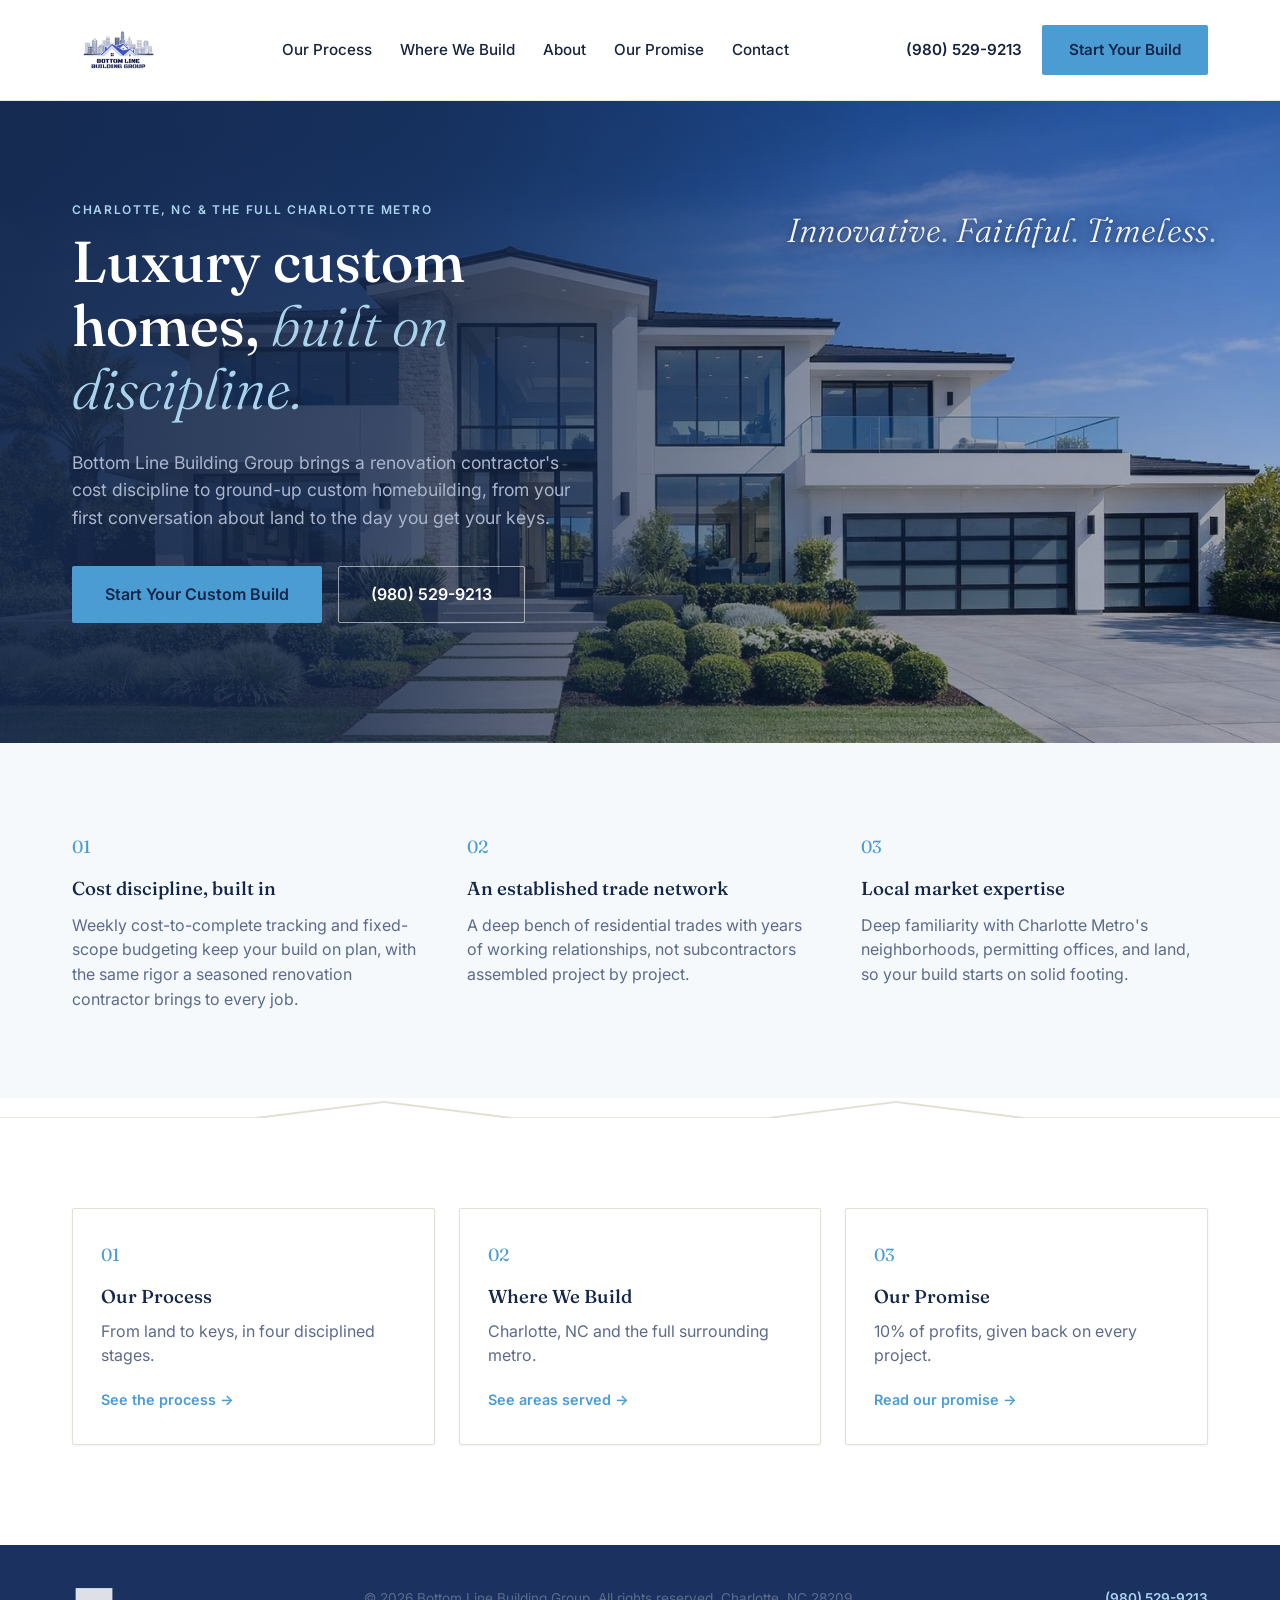
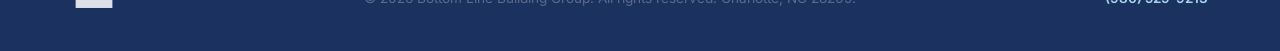
<file: index.html>
<!DOCTYPE html>
<html lang="en">
<head>
<meta charset="UTF-8">
<meta name="viewport" content="width=device-width, initial-scale=1.0">
<title>Bottom Line Building Group | Luxury Custom Home Builder, Charlotte Metro</title>
<meta name="description" content="Bottom Line Building Group builds luxury custom homes across Charlotte Metro, based in Charlotte, NC. Start your custom build today.">
<link rel="canonical" href="https://bottomlinebuildinggroup.com/">

<meta property="og:title" content="Bottom Line Building Group | Luxury Custom Home Builder, Charlotte Metro">
<meta property="og:description" content="Bottom Line Building Group builds luxury custom homes across Charlotte Metro, based in Charlotte, NC. Start your custom build today.">
<meta property="og:type" content="website">
<meta property="og:url" content="https://bottomlinebuildinggroup.com/">
<meta property="og:image" content="https://bottomlinebuildinggroup.com/assets/BLBG_Larger_Logo.png">

<link rel="icon" href="assets/BLBG_Logo.png" type="image/png">

<link rel="preconnect" href="https://fonts.googleapis.com">
<link rel="preconnect" href="https://fonts.gstatic.com" crossorigin>
<link href="https://fonts.googleapis.com/css2?family=Fraunces:ital,opsz,wght@0,9..144,300;0,9..144,500;0,9..144,600;1,9..144,400&family=Inter:wght@400;500;600&display=swap" rel="stylesheet">

<link rel="stylesheet" href="styles.css">

<script type="application/ld+json">
{
  "@context": "https://schema.org",
  "@type": "HomeAndConstructionBusiness",
  "name": "Bottom Line Building Group",
  "telephone": "+1-980-529-9213",
  "email": "jeremy@bottomlinebuildinggroup.com",
  "url": "https://bottomlinebuildinggroup.com/",
  "image": "https://bottomlinebuildinggroup.com/assets/BLBG_Larger_Logo.png",
  "description": "Luxury ground-up custom home builder based in Charlotte, NC, serving the full Charlotte Metro area including Lake Norman, Lake Wylie, Charlotte infill neighborhoods, suburban areas, and South Carolina communities.",
  "areaServed": [
    {"@type": "Place", "name": "Charlotte Metro, NC"},
    {"@type": "Place", "name": "Lake Norman, NC"},
    {"@type": "Place", "name": "Lake Wylie, SC"},
    {"@type": "Place", "name": "Fort Mill, SC"},
    {"@type": "Place", "name": "Rock Hill, SC"}
  ],
  "address": {
    "@type": "PostalAddress",
    "addressLocality": "Charlotte",
    "addressRegion": "NC",
    "postalCode": "28209",
    "addressCountry": "US"
  }
}
</script>
</head>
<body>
<a class="skip-link" href="#main">Skip to content</a>

<header class="site-header">
  <div class="header-inner">
    <a href="index.html" class="brand">
      <img src="assets/BLBG_Logo.png" alt="Bottom Line Building Group" class="brand-mark">
    </a>
    <nav class="site-nav" aria-label="Primary">
      <a href="our-process.html">Our Process</a>
      <a href="where-we-build.html">Where We Build</a>
      <a href="about.html">About</a>
      <a href="our-promise.html">Our Promise</a>
      <a href="contact.html">Contact</a>
    </nav>
    <div class="header-cta">
      <a href="tel:+19805299213" class="phone-link">(980) 529-9213</a>
      <a href="contact.html" class="btn btn-primary">Start Your Build</a>
    </div>
    <button class="nav-toggle" aria-label="Open menu" aria-expanded="false">
      <span></span><span></span><span></span>
    </button>
  </div>
</header>

<main id="main">
  <section class="hero">
    <div class="hero-graphic" aria-hidden="true">
      <img src="assets/hero-home.jpg" alt="" class="hero-photo">
      <div class="hero-overlay"></div>
      <p class="hero-slogan">Innovative<span>.</span> Faithful<span>.</span> Timeless<span>.</span></p>
    </div>
    <div class="hero-content">
      <p class="eyebrow">Charlotte, NC &amp; the Full Charlotte Metro</p>
      <h1>Luxury custom homes, <em>built on discipline.</em></h1>
      <p class="hero-sub">Bottom Line Building Group brings a renovation contractor's cost discipline to ground-up custom homebuilding, from your first conversation about land to the day you get your keys.</p>
      <div class="hero-actions">
        <a href="contact.html" class="btn btn-primary btn-lg">Start Your Custom Build</a>
        <a href="tel:+19805299213" class="btn btn-ghost btn-lg">(980) 529-9213</a>
      </div>
    </div>
  </section>
  <section class="pillars">
    <div class="section-inner">
      <div class="pillar">
        <span class="pillar-mark">01</span>
        <h3>Cost discipline, built in</h3>
        <p>Weekly cost-to-complete tracking and fixed-scope budgeting keep your build on plan, with the same rigor a seasoned renovation contractor brings to every job.</p>
      </div>
      <div class="pillar">
        <span class="pillar-mark">02</span>
        <h3>An established trade network</h3>
        <p>A deep bench of residential trades with years of working relationships, not subcontractors assembled project by project.</p>
      </div>
      <div class="pillar">
        <span class="pillar-mark">03</span>
        <h3>Local market expertise</h3>
        <p>Deep familiarity with Charlotte Metro's neighborhoods, permitting offices, and land, so your build starts on solid footing.</p>
      </div>
    </div>
  </section>
<div class="roofline-divider" aria-hidden="true"><svg viewBox="0 0 200 20" preserveAspectRatio="none"><polyline points="0,20 40,20 60,4 80,20 120,20 140,4 160,20 200,20" fill="none" stroke="currentColor" stroke-width="1.5"/></svg></div>  <section class="teasers">
    <div class="section-inner teasers-grid">
      <a href="our-process.html" class="teaser-card">
        <span class="pillar-mark">01</span>
        <h3>Our Process</h3>
        <p>From land to keys, in four disciplined stages.</p>
        <span class="teaser-link">See the process &rarr;</span>
      </a>
      <a href="where-we-build.html" class="teaser-card">
        <span class="pillar-mark">02</span>
        <h3>Where We Build</h3>
        <p>Charlotte, NC and the full surrounding metro.</p>
        <span class="teaser-link">See areas served &rarr;</span>
      </a>
      <a href="our-promise.html" class="teaser-card">
        <span class="pillar-mark">03</span>
        <h3>Our Promise</h3>
        <p>10% of profits, given back on every project.</p>
        <span class="teaser-link">Read our promise &rarr;</span>
      </a>
    </div>
  </section>
</main>

<footer class="site-footer">
  <div class="section-inner footer-inner">
    <img src="assets/BLBG_Logo.png" alt="Bottom Line Building Group" class="footer-mark">
    <p>&copy; <span id="year"></span> Bottom Line Building Group. All rights reserved. Charlotte, NC 28209.</p>
    <a href="tel:+19805299213">(980) 529-9213</a>
  </div>
</footer>

<script>
  document.getElementById('year').textContent = new Date().getFullYear();
  const toggle = document.querySelector('.nav-toggle');
  const nav = document.querySelector('.site-nav');
  toggle.addEventListener('click', () => {
    const open = nav.classList.toggle('open');
    toggle.setAttribute('aria-expanded', open);
  });
  const header = document.querySelector('.site-header');
  window.addEventListener('scroll', () => {
    header.classList.toggle('scrolled', window.scrollY > 8);
  }, { passive: true });
</script>

</body>
</html>
</file>
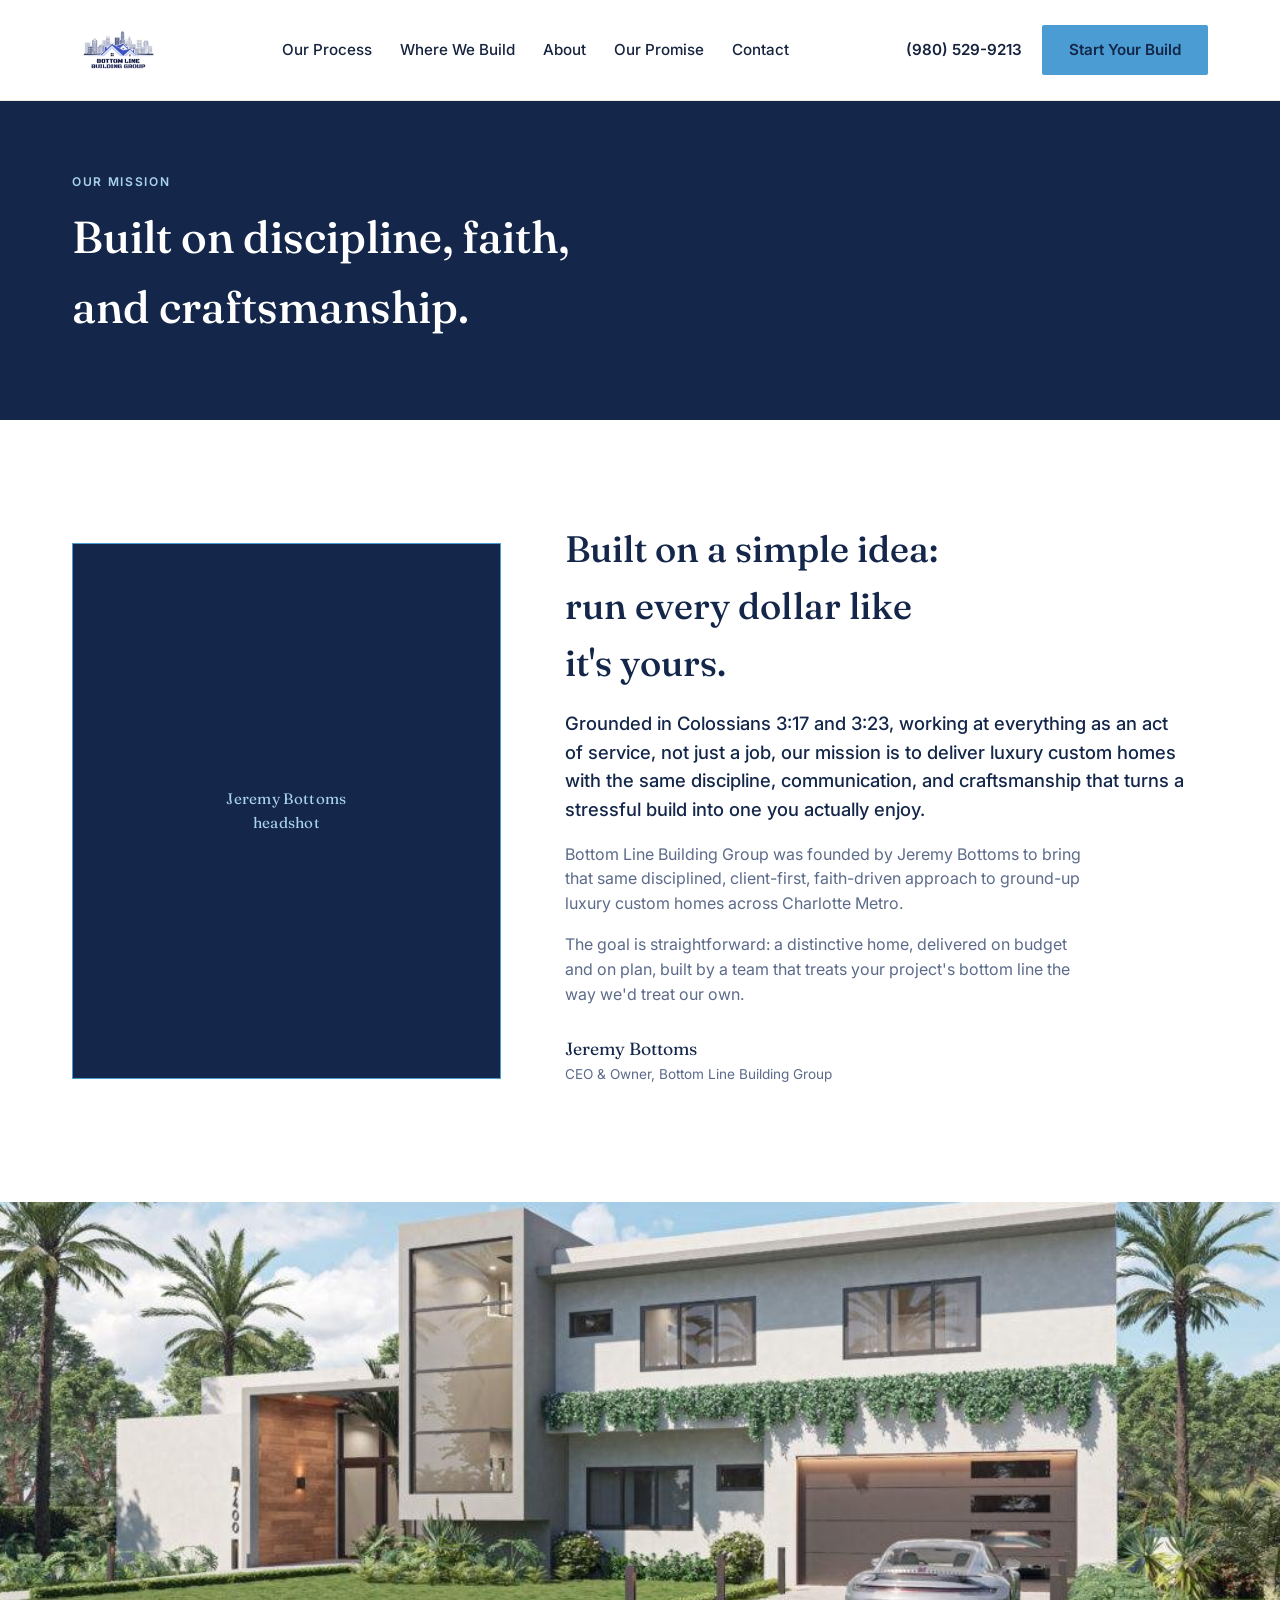
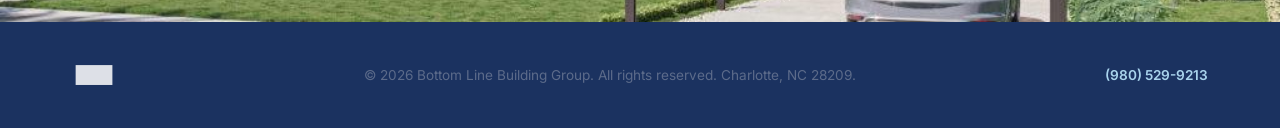
<file: about.html>
<!DOCTYPE html>
<html lang="en">
<head>
<meta charset="UTF-8">
<meta name="viewport" content="width=device-width, initial-scale=1.0">
<title>About Us | Bottom Line Building Group</title>
<meta name="description" content="Meet Jeremy Bottoms, CEO and owner of Bottom Line Building Group, and learn the mission behind Charlotte Metro's disciplined luxury custom home builder.">
<link rel="canonical" href="https://bottomlinebuildinggroup.com/about.html">

<meta property="og:title" content="About Us | Bottom Line Building Group">
<meta property="og:description" content="Meet Jeremy Bottoms, CEO and owner of Bottom Line Building Group, and learn the mission behind Charlotte Metro's disciplined luxury custom home builder.">
<meta property="og:type" content="website">
<meta property="og:url" content="https://bottomlinebuildinggroup.com/about.html">
<meta property="og:image" content="https://bottomlinebuildinggroup.com/assets/BLBG_Larger_Logo.png">

<link rel="icon" href="assets/BLBG_Logo.png" type="image/png">

<link rel="preconnect" href="https://fonts.googleapis.com">
<link rel="preconnect" href="https://fonts.gstatic.com" crossorigin>
<link href="https://fonts.googleapis.com/css2?family=Fraunces:ital,opsz,wght@0,9..144,300;0,9..144,500;0,9..144,600;1,9..144,400&family=Inter:wght@400;500;600&display=swap" rel="stylesheet">

<link rel="stylesheet" href="styles.css">

<script type="application/ld+json">
{
  "@context": "https://schema.org",
  "@type": "HomeAndConstructionBusiness",
  "name": "Bottom Line Building Group",
  "telephone": "+1-980-529-9213",
  "email": "jeremy@bottomlinebuildinggroup.com",
  "url": "https://bottomlinebuildinggroup.com/",
  "image": "https://bottomlinebuildinggroup.com/assets/BLBG_Larger_Logo.png",
  "description": "Luxury ground-up custom home builder based in Charlotte, NC, serving the full Charlotte Metro area including Lake Norman, Lake Wylie, Charlotte infill neighborhoods, suburban areas, and South Carolina communities.",
  "areaServed": [
    {"@type": "Place", "name": "Charlotte Metro, NC"},
    {"@type": "Place", "name": "Lake Norman, NC"},
    {"@type": "Place", "name": "Lake Wylie, SC"},
    {"@type": "Place", "name": "Fort Mill, SC"},
    {"@type": "Place", "name": "Rock Hill, SC"}
  ],
  "address": {
    "@type": "PostalAddress",
    "addressLocality": "Charlotte",
    "addressRegion": "NC",
    "postalCode": "28209",
    "addressCountry": "US"
  }
}
</script>
</head>
<body>
<a class="skip-link" href="#main">Skip to content</a>

<header class="site-header">
  <div class="header-inner">
    <a href="index.html" class="brand">
      <img src="assets/BLBG_Logo.png" alt="Bottom Line Building Group" class="brand-mark">
    </a>
    <nav class="site-nav" aria-label="Primary">
      <a href="our-process.html">Our Process</a>
      <a href="where-we-build.html">Where We Build</a>
      <a href="about.html" aria-current="page">About</a>
      <a href="our-promise.html">Our Promise</a>
      <a href="contact.html">Contact</a>
    </nav>
    <div class="header-cta">
      <a href="tel:+19805299213" class="phone-link">(980) 529-9213</a>
      <a href="contact.html" class="btn btn-primary">Start Your Build</a>
    </div>
    <button class="nav-toggle" aria-label="Open menu" aria-expanded="false">
      <span></span><span></span><span></span>
    </button>
  </div>
</header>

<main id="main">
  <section class="page-header">
    <div class="section-inner">
      <p class="eyebrow">Our Mission</p>
      <h1>Built on discipline, faith, and craftsmanship.</h1>
      
    </div>
  </section>
  <section class="about">
    <div class="section-inner about-grid">
      <div class="about-photo">
        <div class="photo-placeholder" aria-hidden="true">
          <span>Jeremy Bottoms<br>headshot</span>
        </div>
      </div>
      <div class="about-copy">
        <h2>Built on a simple idea: run every dollar like it's yours.</h2>
        <p class="mission-statement">Grounded in Colossians 3:17 and 3:23, working at everything as an act of service, not just a job, our mission is to deliver luxury custom homes with the same discipline, communication, and craftsmanship that turns a stressful build into one you actually enjoy.</p>
        <p>Bottom Line Building Group was founded by Jeremy Bottoms to bring that same disciplined, client-first, faith-driven approach to ground-up luxury custom homes across Charlotte Metro.</p>
        <p>The goal is straightforward: a distinctive home, delivered on budget and on plan, built by a team that treats your project's bottom line the way we'd treat our own.</p>
        <p class="signature">Jeremy Bottoms<br><span>CEO &amp; Owner, Bottom Line Building Group</span></p>
      </div>
    </div>
  </section>

  <section class="photo-break">
    <img src="assets/house-alt.jpg" alt="A modern luxury custom home exterior" loading="lazy">
  </section>
</main>

<footer class="site-footer">
  <div class="section-inner footer-inner">
    <img src="assets/BLBG_Logo.png" alt="Bottom Line Building Group" class="footer-mark">
    <p>&copy; <span id="year"></span> Bottom Line Building Group. All rights reserved. Charlotte, NC 28209.</p>
    <a href="tel:+19805299213">(980) 529-9213</a>
  </div>
</footer>

<script>
  document.getElementById('year').textContent = new Date().getFullYear();
  const toggle = document.querySelector('.nav-toggle');
  const nav = document.querySelector('.site-nav');
  toggle.addEventListener('click', () => {
    const open = nav.classList.toggle('open');
    toggle.setAttribute('aria-expanded', open);
  });
  const header = document.querySelector('.site-header');
  window.addEventListener('scroll', () => {
    header.classList.toggle('scrolled', window.scrollY > 8);
  }, { passive: true });
</script>

</body>
</html>
</file>
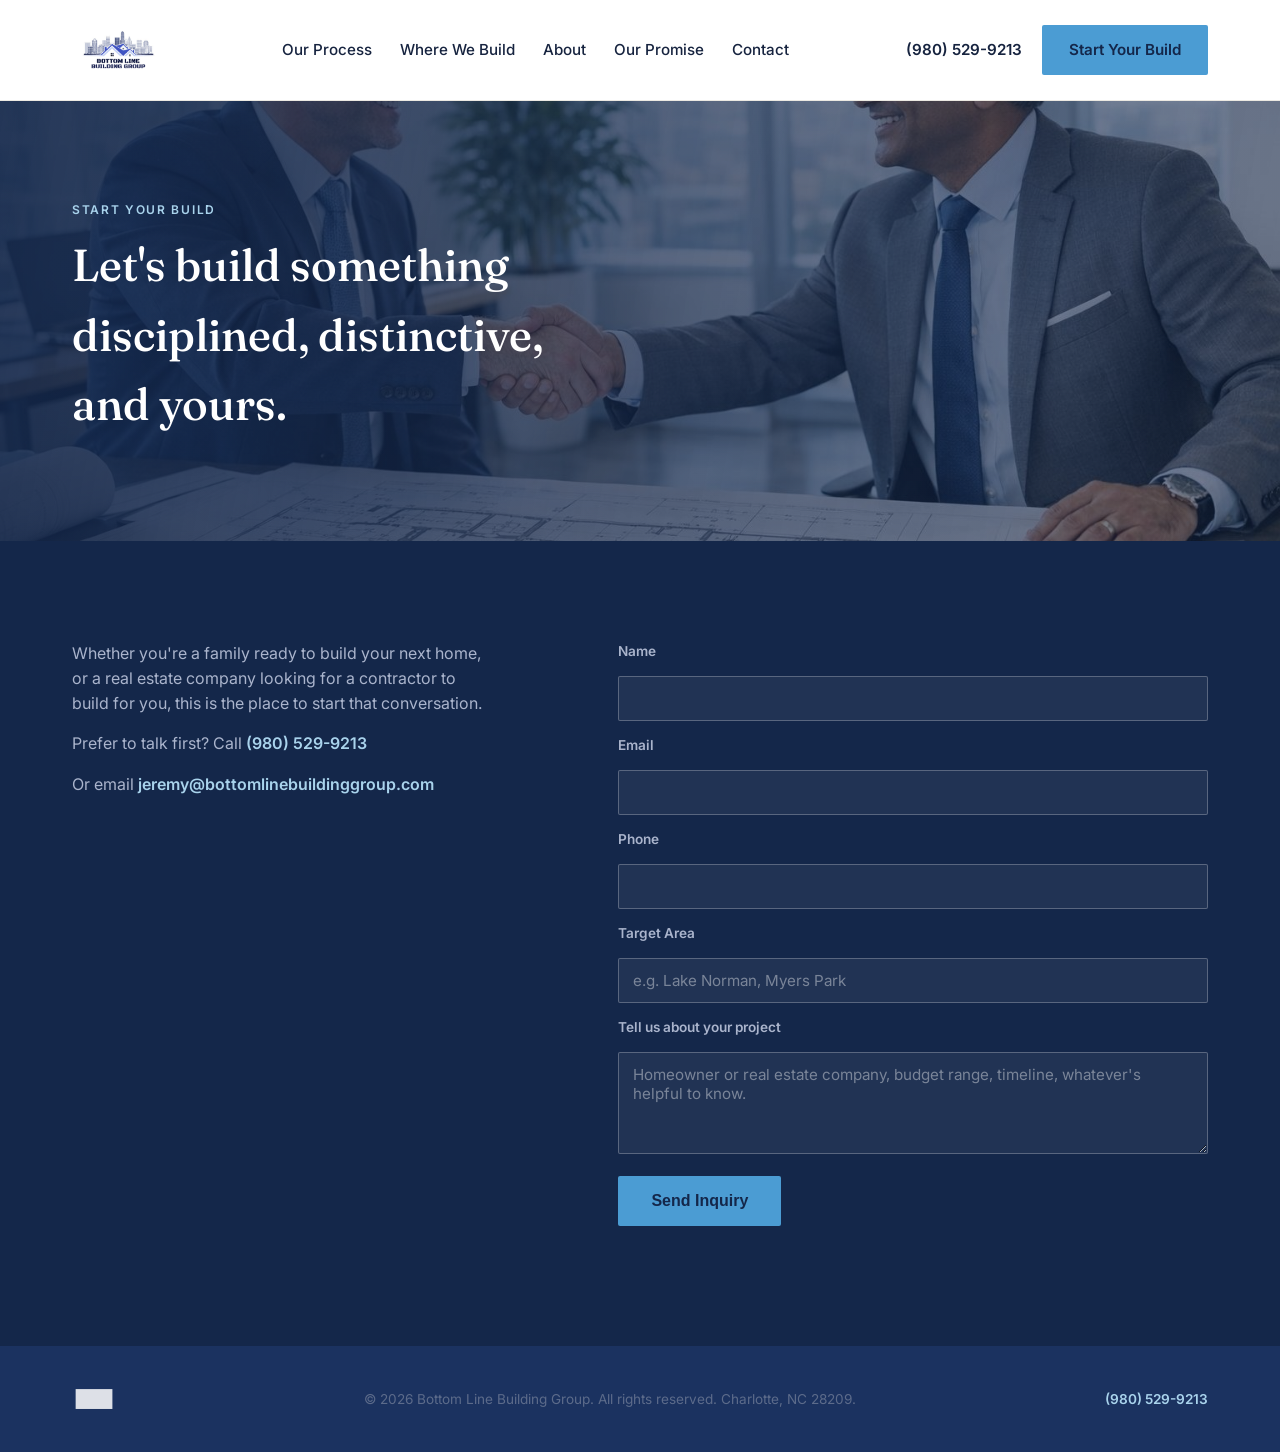
<file: contact.html>
<!DOCTYPE html>
<html lang="en">
<head>
<meta charset="UTF-8">
<meta name="viewport" content="width=device-width, initial-scale=1.0">
<title>Contact Us | Bottom Line Building Group</title>
<meta name="description" content="Start your luxury custom home build with Bottom Line Building Group. Call (980) 529-9213 or send an inquiry today.">
<link rel="canonical" href="https://bottomlinebuildinggroup.com/contact.html">

<meta property="og:title" content="Contact Us | Bottom Line Building Group">
<meta property="og:description" content="Start your luxury custom home build with Bottom Line Building Group. Call (980) 529-9213 or send an inquiry today.">
<meta property="og:type" content="website">
<meta property="og:url" content="https://bottomlinebuildinggroup.com/contact.html">
<meta property="og:image" content="https://bottomlinebuildinggroup.com/assets/BLBG_Larger_Logo.png">

<link rel="icon" href="assets/BLBG_Logo.png" type="image/png">

<link rel="preconnect" href="https://fonts.googleapis.com">
<link rel="preconnect" href="https://fonts.gstatic.com" crossorigin>
<link href="https://fonts.googleapis.com/css2?family=Fraunces:ital,opsz,wght@0,9..144,300;0,9..144,500;0,9..144,600;1,9..144,400&family=Inter:wght@400;500;600&display=swap" rel="stylesheet">

<link rel="stylesheet" href="styles.css">

<script type="application/ld+json">
{
  "@context": "https://schema.org",
  "@type": "HomeAndConstructionBusiness",
  "name": "Bottom Line Building Group",
  "telephone": "+1-980-529-9213",
  "email": "jeremy@bottomlinebuildinggroup.com",
  "url": "https://bottomlinebuildinggroup.com/",
  "image": "https://bottomlinebuildinggroup.com/assets/BLBG_Larger_Logo.png",
  "description": "Luxury ground-up custom home builder based in Charlotte, NC, serving the full Charlotte Metro area including Lake Norman, Lake Wylie, Charlotte infill neighborhoods, suburban areas, and South Carolina communities.",
  "areaServed": [
    {"@type": "Place", "name": "Charlotte Metro, NC"},
    {"@type": "Place", "name": "Lake Norman, NC"},
    {"@type": "Place", "name": "Lake Wylie, SC"},
    {"@type": "Place", "name": "Fort Mill, SC"},
    {"@type": "Place", "name": "Rock Hill, SC"}
  ],
  "address": {
    "@type": "PostalAddress",
    "addressLocality": "Charlotte",
    "addressRegion": "NC",
    "postalCode": "28209",
    "addressCountry": "US"
  }
}
</script>
</head>
<body>
<a class="skip-link" href="#main">Skip to content</a>

<header class="site-header">
  <div class="header-inner">
    <a href="index.html" class="brand">
      <img src="assets/BLBG_Logo.png" alt="Bottom Line Building Group" class="brand-mark">
    </a>
    <nav class="site-nav" aria-label="Primary">
      <a href="our-process.html">Our Process</a>
      <a href="where-we-build.html">Where We Build</a>
      <a href="about.html">About</a>
      <a href="our-promise.html">Our Promise</a>
      <a href="contact.html" aria-current="page">Contact</a>
    </nav>
    <div class="header-cta">
      <a href="tel:+19805299213" class="phone-link">(980) 529-9213</a>
      <a href="contact.html" class="btn btn-primary">Start Your Build</a>
    </div>
    <button class="nav-toggle" aria-label="Open menu" aria-expanded="false">
      <span></span><span></span><span></span>
    </button>
  </div>
</header>

<main id="main">
  <section class="page-header page-header-photo" style="background-image: linear-gradient(100deg, rgba(20,39,74,0.92) 0%, rgba(20,39,74,0.72) 45%, rgba(20,39,74,0.55) 100%), url('assets/handshake.jpg');">
    <div class="section-inner">
      <p class="eyebrow">Start Your Build</p>
      <h1>Let's build something disciplined, distinctive, and yours.</h1>
      
    </div>
  </section>
  <section class="contact">
    <div class="section-inner contact-grid">
      <div class="contact-intro">
        <p>Whether you're a family ready to build your next home, or a real estate company looking for a contractor to build for you, this is the place to start that conversation.</p>
        <p class="contact-phone">Prefer to talk first? Call <a href="tel:+19805299213">(980) 529-9213</a></p>
        <p class="contact-phone">Or email <a href="mailto:jeremy@bottomlinebuildinggroup.com">jeremy@bottomlinebuildinggroup.com</a></p>
      </div>
      <form class="contact-form" action="mailto:jeremy@bottomlinebuildinggroup.com" method="post" enctype="text/plain">
        <label for="name">Name</label>
        <input type="text" id="name" name="Name" required>

        <label for="email">Email</label>
        <input type="email" id="email" name="Email" required>

        <label for="phone">Phone</label>
        <input type="tel" id="phone" name="Phone">

        <label for="area">Target Area</label>
        <input type="text" id="area" name="Target Area" placeholder="e.g. Lake Norman, Myers Park">

        <label for="message">Tell us about your project</label>
        <textarea id="message" name="Message" rows="4" placeholder="Homeowner or real estate company, budget range, timeline, whatever's helpful to know." required></textarea>

        <button type="submit" class="btn btn-primary btn-lg">Send Inquiry</button>
      </form>
    </div>
  </section>
</main>

<footer class="site-footer">
  <div class="section-inner footer-inner">
    <img src="assets/BLBG_Logo.png" alt="Bottom Line Building Group" class="footer-mark">
    <p>&copy; <span id="year"></span> Bottom Line Building Group. All rights reserved. Charlotte, NC 28209.</p>
    <a href="tel:+19805299213">(980) 529-9213</a>
  </div>
</footer>

<script>
  document.getElementById('year').textContent = new Date().getFullYear();
  const toggle = document.querySelector('.nav-toggle');
  const nav = document.querySelector('.site-nav');
  toggle.addEventListener('click', () => {
    const open = nav.classList.toggle('open');
    toggle.setAttribute('aria-expanded', open);
  });
  const header = document.querySelector('.site-header');
  window.addEventListener('scroll', () => {
    header.classList.toggle('scrolled', window.scrollY > 8);
  }, { passive: true });
</script>

</body>
</html>
</file>
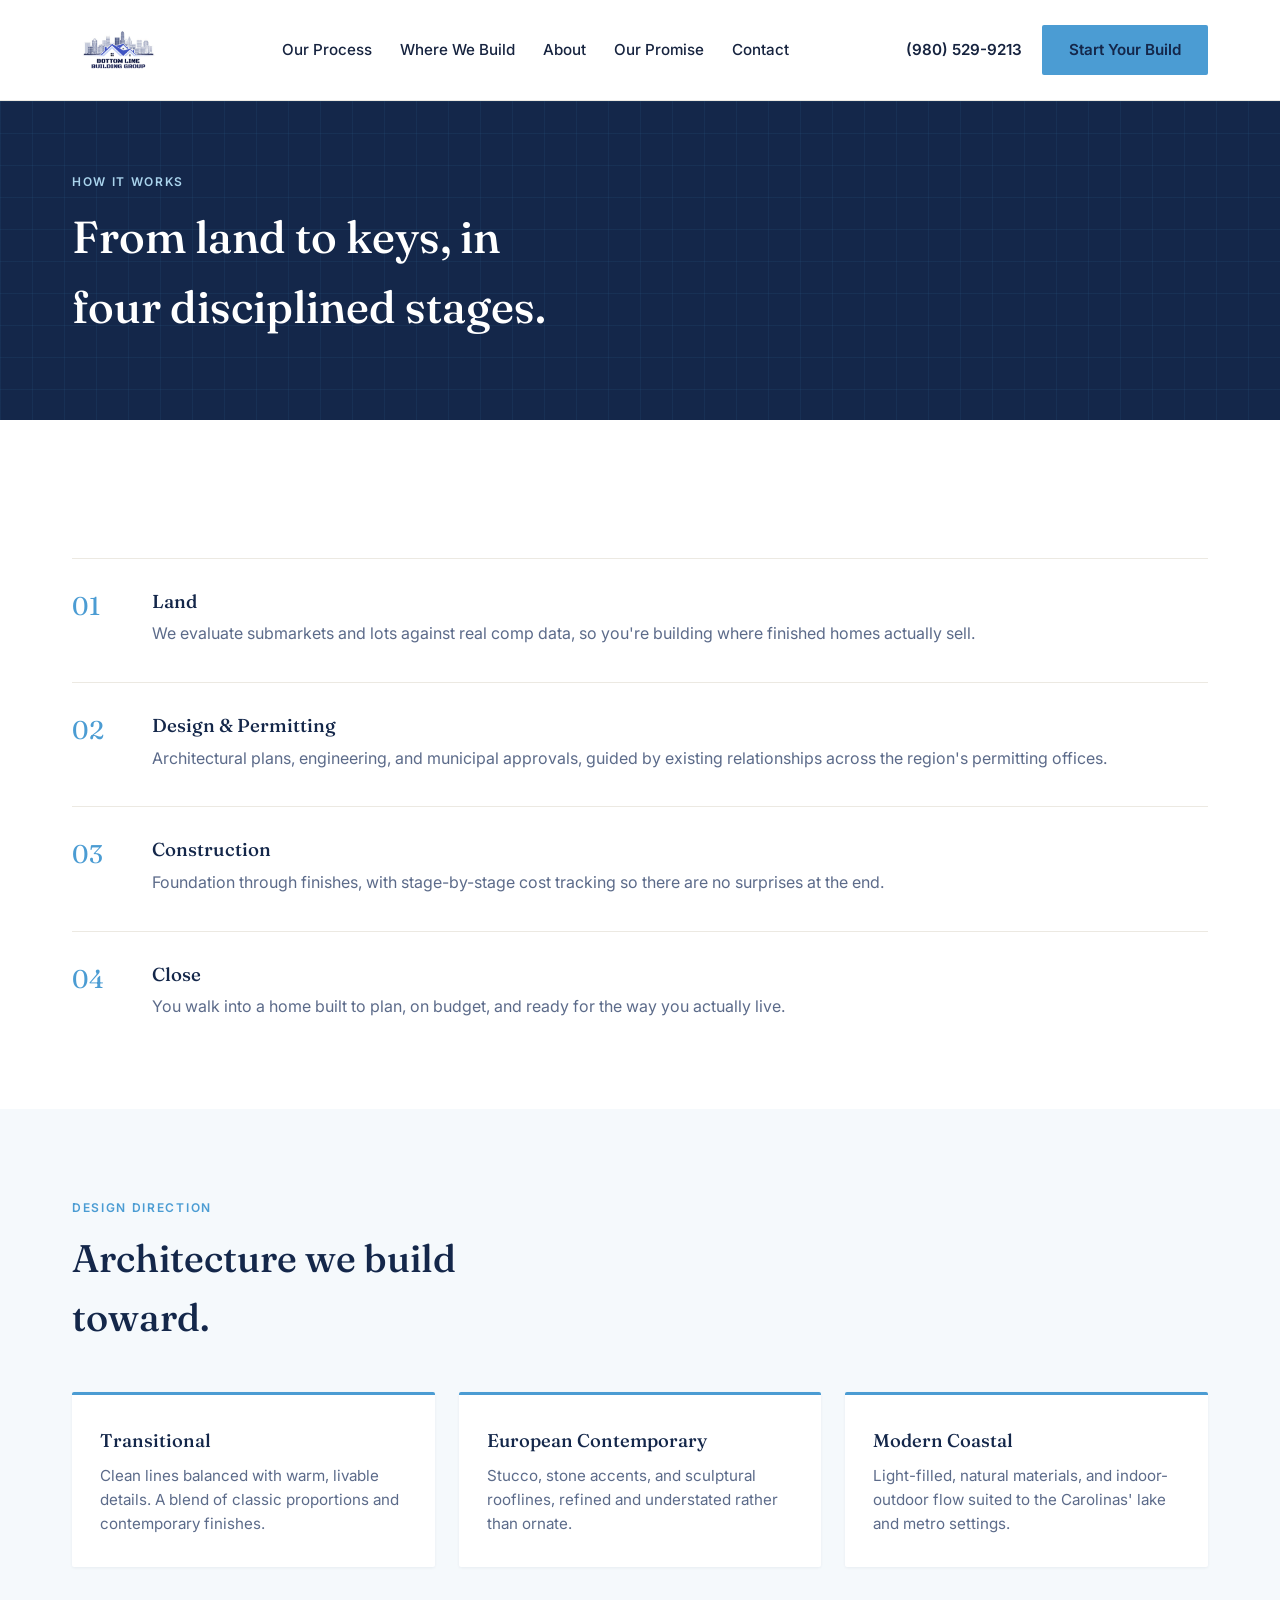
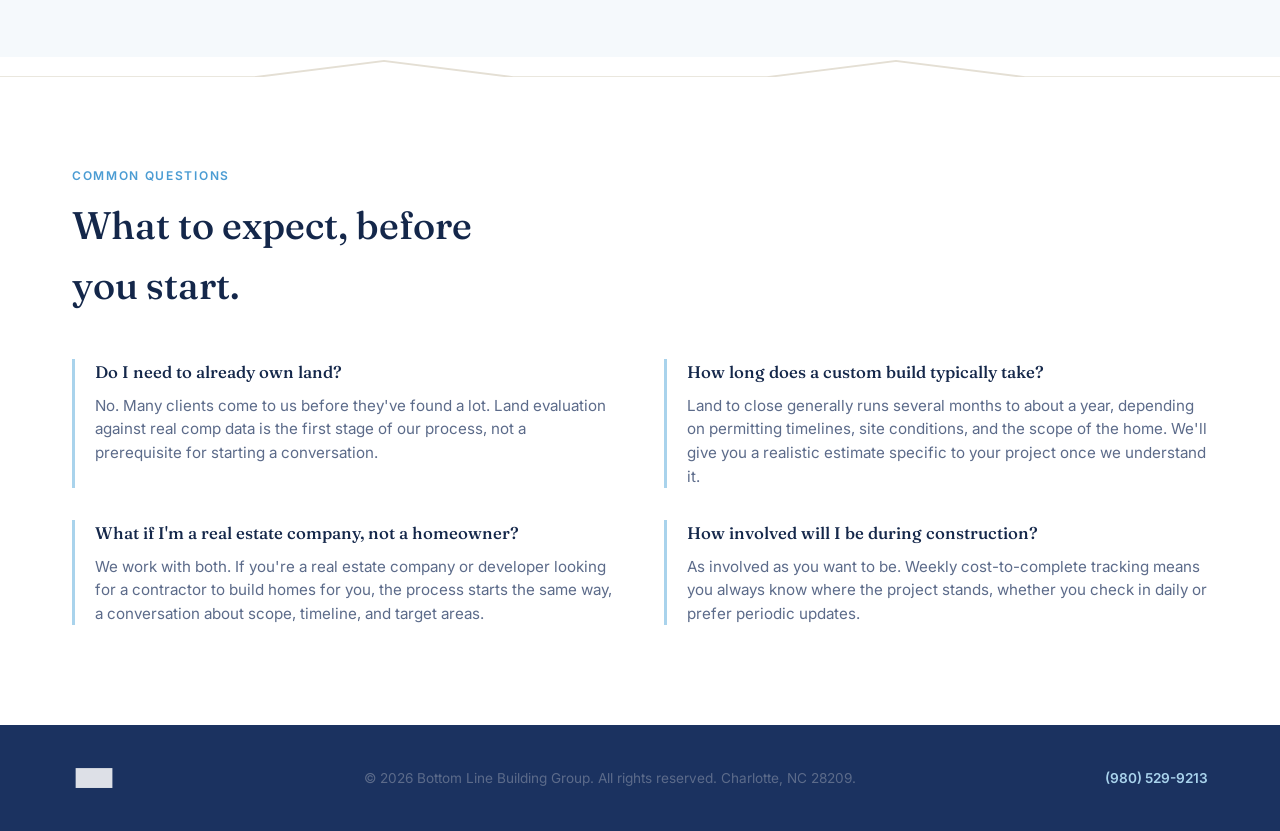
<file: our-process.html>
<!DOCTYPE html>
<html lang="en">
<head>
<meta charset="UTF-8">
<meta name="viewport" content="width=device-width, initial-scale=1.0">
<title>Our Process | Bottom Line Building Group</title>
<meta name="description" content="From land to keys in four disciplined stages. See how Bottom Line Building Group manages your Charlotte Metro custom home build.">
<link rel="canonical" href="https://bottomlinebuildinggroup.com/our-process.html">

<meta property="og:title" content="Our Process | Bottom Line Building Group">
<meta property="og:description" content="From land to keys in four disciplined stages. See how Bottom Line Building Group manages your Charlotte Metro custom home build.">
<meta property="og:type" content="website">
<meta property="og:url" content="https://bottomlinebuildinggroup.com/our-process.html">
<meta property="og:image" content="https://bottomlinebuildinggroup.com/assets/BLBG_Larger_Logo.png">

<link rel="icon" href="assets/BLBG_Logo.png" type="image/png">

<link rel="preconnect" href="https://fonts.googleapis.com">
<link rel="preconnect" href="https://fonts.gstatic.com" crossorigin>
<link href="https://fonts.googleapis.com/css2?family=Fraunces:ital,opsz,wght@0,9..144,300;0,9..144,500;0,9..144,600;1,9..144,400&family=Inter:wght@400;500;600&display=swap" rel="stylesheet">

<link rel="stylesheet" href="styles.css">

<script type="application/ld+json">
{
  "@context": "https://schema.org",
  "@type": "HomeAndConstructionBusiness",
  "name": "Bottom Line Building Group",
  "telephone": "+1-980-529-9213",
  "email": "jeremy@bottomlinebuildinggroup.com",
  "url": "https://bottomlinebuildinggroup.com/",
  "image": "https://bottomlinebuildinggroup.com/assets/BLBG_Larger_Logo.png",
  "description": "Luxury ground-up custom home builder based in Charlotte, NC, serving the full Charlotte Metro area including Lake Norman, Lake Wylie, Charlotte infill neighborhoods, suburban areas, and South Carolina communities.",
  "areaServed": [
    {"@type": "Place", "name": "Charlotte Metro, NC"},
    {"@type": "Place", "name": "Lake Norman, NC"},
    {"@type": "Place", "name": "Lake Wylie, SC"},
    {"@type": "Place", "name": "Fort Mill, SC"},
    {"@type": "Place", "name": "Rock Hill, SC"}
  ],
  "address": {
    "@type": "PostalAddress",
    "addressLocality": "Charlotte",
    "addressRegion": "NC",
    "postalCode": "28209",
    "addressCountry": "US"
  }
}
</script>
</head>
<body>
<a class="skip-link" href="#main">Skip to content</a>

<header class="site-header">
  <div class="header-inner">
    <a href="index.html" class="brand">
      <img src="assets/BLBG_Logo.png" alt="Bottom Line Building Group" class="brand-mark">
    </a>
    <nav class="site-nav" aria-label="Primary">
      <a href="our-process.html" aria-current="page">Our Process</a>
      <a href="where-we-build.html">Where We Build</a>
      <a href="about.html">About</a>
      <a href="our-promise.html">Our Promise</a>
      <a href="contact.html">Contact</a>
    </nav>
    <div class="header-cta">
      <a href="tel:+19805299213" class="phone-link">(980) 529-9213</a>
      <a href="contact.html" class="btn btn-primary">Start Your Build</a>
    </div>
    <button class="nav-toggle" aria-label="Open menu" aria-expanded="false">
      <span></span><span></span><span></span>
    </button>
  </div>
</header>

<main id="main">
  <section class="page-header page-header-blueprint">
    <div class="section-inner">
      <p class="eyebrow">How It Works</p>
      <h1>From land to keys, in four disciplined stages.</h1>
      
    </div>
  </section>
  <section class="process">
    <div class="section-inner">
      <ol class="process-list">
        <li>
          <span class="step-num">01</span>
          <div>
            <h3>Land</h3>
            <p>We evaluate submarkets and lots against real comp data, so you're building where finished homes actually sell.</p>
          </div>
        </li>
        <li>
          <span class="step-num">02</span>
          <div>
            <h3>Design &amp; Permitting</h3>
            <p>Architectural plans, engineering, and municipal approvals, guided by existing relationships across the region's permitting offices.</p>
          </div>
        </li>
        <li>
          <span class="step-num">03</span>
          <div>
            <h3>Construction</h3>
            <p>Foundation through finishes, with stage-by-stage cost tracking so there are no surprises at the end.</p>
          </div>
        </li>
        <li>
          <span class="step-num">04</span>
          <div>
            <h3>Close</h3>
            <p>You walk into a home built to plan, on budget, and ready for the way you actually live.</p>
          </div>
        </li>
      </ol>
    </div>
  </section>

  <section class="styles-section">
    <div class="section-inner">
      <p class="eyebrow">Design Direction</p>
      <h2>Architecture we build toward.</h2>
      <div class="styles-grid">
        <div class="style-card">
          <h3>Transitional</h3>
          <p>Clean lines balanced with warm, livable details. A blend of classic proportions and contemporary finishes.</p>
        </div>
        <div class="style-card">
          <h3>European Contemporary</h3>
          <p>Stucco, stone accents, and sculptural rooflines, refined and understated rather than ornate.</p>
        </div>
        <div class="style-card">
          <h3>Modern Coastal</h3>
          <p>Light-filled, natural materials, and indoor-outdoor flow suited to the Carolinas' lake and metro settings.</p>
        </div>
      </div>
    </div>
  </section>

  <div class="roofline-divider" aria-hidden="true">
    <svg viewBox="0 0 200 20" preserveAspectRatio="none"><polyline points="0,20 40,20 60,4 80,20 120,20 140,4 160,20 200,20" fill="none" stroke="currentColor" stroke-width="1.5"/></svg>
  </div>

  <section class="faq">
    <div class="section-inner">
      <p class="eyebrow">Common Questions</p>
      <h2>What to expect, before you start.</h2>
      <div class="faq-list">
        <div class="faq-item">
          <h3>Do I need to already own land?</h3>
          <p>No. Many clients come to us before they've found a lot. Land evaluation against real comp data is the first stage of our process, not a prerequisite for starting a conversation.</p>
        </div>
        <div class="faq-item">
          <h3>How long does a custom build typically take?</h3>
          <p>Land to close generally runs several months to about a year, depending on permitting timelines, site conditions, and the scope of the home. We'll give you a realistic estimate specific to your project once we understand it.</p>
        </div>
        <div class="faq-item">
          <h3>What if I'm a real estate company, not a homeowner?</h3>
          <p>We work with both. If you're a real estate company or developer looking for a contractor to build homes for you, the process starts the same way, a conversation about scope, timeline, and target areas.</p>
        </div>
        <div class="faq-item">
          <h3>How involved will I be during construction?</h3>
          <p>As involved as you want to be. Weekly cost-to-complete tracking means you always know where the project stands, whether you check in daily or prefer periodic updates.</p>
        </div>
      </div>
    </div>
  </section>
</main>

<footer class="site-footer">
  <div class="section-inner footer-inner">
    <img src="assets/BLBG_Logo.png" alt="Bottom Line Building Group" class="footer-mark">
    <p>&copy; <span id="year"></span> Bottom Line Building Group. All rights reserved. Charlotte, NC 28209.</p>
    <a href="tel:+19805299213">(980) 529-9213</a>
  </div>
</footer>

<script>
  document.getElementById('year').textContent = new Date().getFullYear();
  const toggle = document.querySelector('.nav-toggle');
  const nav = document.querySelector('.site-nav');
  toggle.addEventListener('click', () => {
    const open = nav.classList.toggle('open');
    toggle.setAttribute('aria-expanded', open);
  });
  const header = document.querySelector('.site-header');
  window.addEventListener('scroll', () => {
    header.classList.toggle('scrolled', window.scrollY > 8);
  }, { passive: true });
</script>

</body>
</html>
</file>
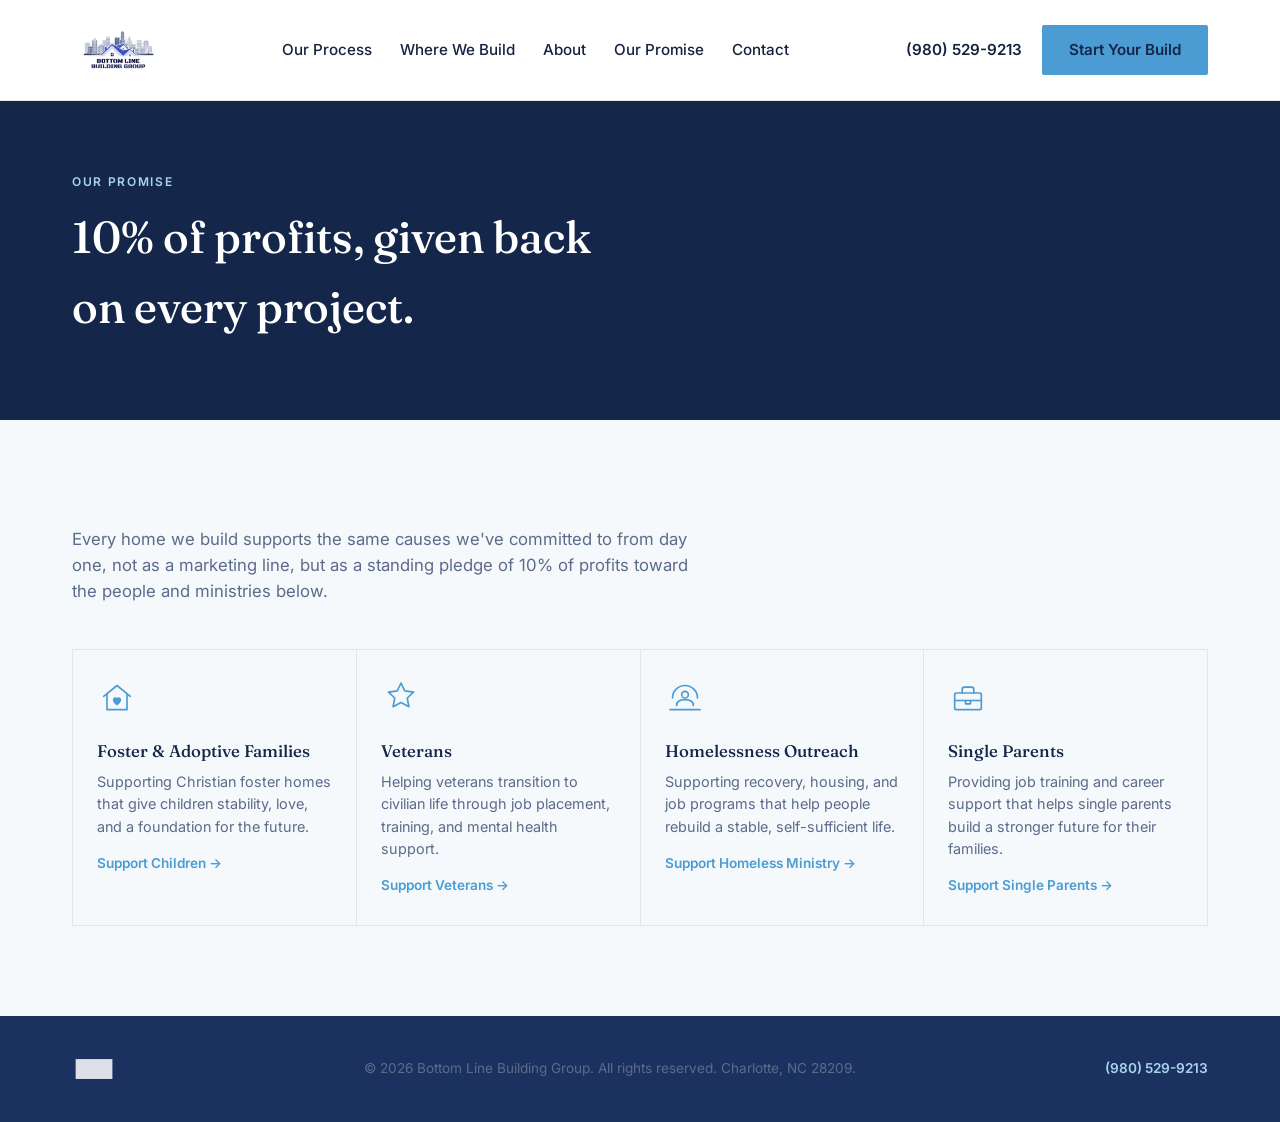
<file: our-promise.html>
<!DOCTYPE html>
<html lang="en">
<head>
<meta charset="UTF-8">
<meta name="viewport" content="width=device-width, initial-scale=1.0">
<title>Our Promise | Bottom Line Building Group</title>
<meta name="description" content="Bottom Line Building Group pledges 10% of profits to foster and adoptive families, veterans, homelessness outreach, and single parents on every project.">
<link rel="canonical" href="https://bottomlinebuildinggroup.com/our-promise.html">

<meta property="og:title" content="Our Promise | Bottom Line Building Group">
<meta property="og:description" content="Bottom Line Building Group pledges 10% of profits to foster and adoptive families, veterans, homelessness outreach, and single parents on every project.">
<meta property="og:type" content="website">
<meta property="og:url" content="https://bottomlinebuildinggroup.com/our-promise.html">
<meta property="og:image" content="https://bottomlinebuildinggroup.com/assets/BLBG_Larger_Logo.png">

<link rel="icon" href="assets/BLBG_Logo.png" type="image/png">

<link rel="preconnect" href="https://fonts.googleapis.com">
<link rel="preconnect" href="https://fonts.gstatic.com" crossorigin>
<link href="https://fonts.googleapis.com/css2?family=Fraunces:ital,opsz,wght@0,9..144,300;0,9..144,500;0,9..144,600;1,9..144,400&family=Inter:wght@400;500;600&display=swap" rel="stylesheet">

<link rel="stylesheet" href="styles.css">

<script type="application/ld+json">
{
  "@context": "https://schema.org",
  "@type": "HomeAndConstructionBusiness",
  "name": "Bottom Line Building Group",
  "telephone": "+1-980-529-9213",
  "email": "jeremy@bottomlinebuildinggroup.com",
  "url": "https://bottomlinebuildinggroup.com/",
  "image": "https://bottomlinebuildinggroup.com/assets/BLBG_Larger_Logo.png",
  "description": "Luxury ground-up custom home builder based in Charlotte, NC, serving the full Charlotte Metro area including Lake Norman, Lake Wylie, Charlotte infill neighborhoods, suburban areas, and South Carolina communities.",
  "areaServed": [
    {"@type": "Place", "name": "Charlotte Metro, NC"},
    {"@type": "Place", "name": "Lake Norman, NC"},
    {"@type": "Place", "name": "Lake Wylie, SC"},
    {"@type": "Place", "name": "Fort Mill, SC"},
    {"@type": "Place", "name": "Rock Hill, SC"}
  ],
  "address": {
    "@type": "PostalAddress",
    "addressLocality": "Charlotte",
    "addressRegion": "NC",
    "postalCode": "28209",
    "addressCountry": "US"
  }
}
</script>
</head>
<body>
<a class="skip-link" href="#main">Skip to content</a>

<header class="site-header">
  <div class="header-inner">
    <a href="index.html" class="brand">
      <img src="assets/BLBG_Logo.png" alt="Bottom Line Building Group" class="brand-mark">
    </a>
    <nav class="site-nav" aria-label="Primary">
      <a href="our-process.html">Our Process</a>
      <a href="where-we-build.html">Where We Build</a>
      <a href="about.html">About</a>
      <a href="our-promise.html" aria-current="page">Our Promise</a>
      <a href="contact.html">Contact</a>
    </nav>
    <div class="header-cta">
      <a href="tel:+19805299213" class="phone-link">(980) 529-9213</a>
      <a href="contact.html" class="btn btn-primary">Start Your Build</a>
    </div>
    <button class="nav-toggle" aria-label="Open menu" aria-expanded="false">
      <span></span><span></span><span></span>
    </button>
  </div>
</header>

<main id="main">
  <section class="page-header">
    <div class="section-inner">
      <p class="eyebrow">Our Promise</p>
      <h1>10% of profits, given back on every project.</h1>
      
    </div>
  </section>
  <section class="promise">
    <div class="section-inner">
      <p class="promise-intro">Every home we build supports the same causes we've committed to from day one, not as a marketing line, but as a standing pledge of 10% of profits toward the people and ministries below.</p>
      <div class="promise-grid">
        <div class="promise-card">
          <svg class="promise-icon" viewBox="0 0 48 48" fill="none" xmlns="http://www.w3.org/2000/svg" aria-hidden="true">
            <path d="M8 22L24 9L40 22" stroke="currentColor" stroke-width="2" stroke-linecap="round" stroke-linejoin="round"/>
            <path d="M12 20V38H36V20" stroke="currentColor" stroke-width="2" stroke-linecap="round" stroke-linejoin="round"/>
            <path d="M24 33C24 33 19 29.5 19 26.3C19 24.5 20.4 23 22.2 23C23.1 23 23.7 23.4 24 24C24.3 23.4 24.9 23 25.8 23C27.6 23 29 24.5 29 26.3C29 29.5 24 33 24 33Z" fill="currentColor"/>
          </svg>
          <h3>Foster &amp; Adoptive Families</h3>
          <p>Supporting Christian foster homes that give children stability, love, and a foundation for the future.</p>
          <a href="https://crossassembly.org/foster-adopt" class="promise-link" target="_blank" rel="noopener">Support Children &rarr;</a>
        </div>
        <div class="promise-card">
          <svg class="promise-icon" viewBox="0 0 48 48" fill="none" xmlns="http://www.w3.org/2000/svg" aria-hidden="true">
            <path d="M24 6L28.5 15.5L39 17L31.5 24L33.5 34.5L24 29.5L14.5 34.5L16.5 24L9 17L19.5 15.5L24 6Z" stroke="currentColor" stroke-width="2" stroke-linejoin="round"/>
          </svg>
          <h3>Veterans</h3>
          <p>Helping veterans transition to civilian life through job placement, training, and mental health support.</p>
          <a href="https://www.wildernessscoutministries.com" class="promise-link" target="_blank" rel="noopener">Support Veterans &rarr;</a>
        </div>
        <div class="promise-card">
          <svg class="promise-icon" viewBox="0 0 48 48" fill="none" xmlns="http://www.w3.org/2000/svg" aria-hidden="true">
            <path d="M9 24C9 15.7 15.7 9 24 9C32.3 9 39 15.7 39 24" stroke="currentColor" stroke-width="2" stroke-linecap="round"/>
            <path d="M14 33C14 28 18.5 26 24 26C29.5 26 34 28 34 33" stroke="currentColor" stroke-width="2" stroke-linecap="round"/>
            <circle cx="24" cy="20" r="4" stroke="currentColor" stroke-width="2"/>
            <path d="M6 38H42" stroke="currentColor" stroke-width="2" stroke-linecap="round"/>
          </svg>
          <h3>Homelessness Outreach</h3>
          <p>Supporting recovery, housing, and job programs that help people rebuild a stable, self-sufficient life.</p>
          <a href="https://theharvestcenter.org" class="promise-link" target="_blank" rel="noopener">Support Homeless Ministry &rarr;</a>
        </div>
        <div class="promise-card">
          <svg class="promise-icon" viewBox="0 0 48 48" fill="none" xmlns="http://www.w3.org/2000/svg" aria-hidden="true">
            <rect x="8" y="18" width="32" height="20" rx="2" stroke="currentColor" stroke-width="2"/>
            <path d="M17 18V14C17 12.3 18.3 11 20 11H28C29.7 11 31 12.3 31 14V18" stroke="currentColor" stroke-width="2" stroke-linecap="round"/>
            <path d="M8 27H40" stroke="currentColor" stroke-width="2"/>
            <path d="M21 27V31H27V27" stroke="currentColor" stroke-width="2" stroke-linejoin="round"/>
          </svg>
          <h3>Single Parents</h3>
          <p>Providing job training and career support that helps single parents build a stronger future for their families.</p>
          <a href="https://westblvdministry.org" class="promise-link" target="_blank" rel="noopener">Support Single Parents &rarr;</a>
        </div>
      </div>
    </div>
  </section>
</main>

<footer class="site-footer">
  <div class="section-inner footer-inner">
    <img src="assets/BLBG_Logo.png" alt="Bottom Line Building Group" class="footer-mark">
    <p>&copy; <span id="year"></span> Bottom Line Building Group. All rights reserved. Charlotte, NC 28209.</p>
    <a href="tel:+19805299213">(980) 529-9213</a>
  </div>
</footer>

<script>
  document.getElementById('year').textContent = new Date().getFullYear();
  const toggle = document.querySelector('.nav-toggle');
  const nav = document.querySelector('.site-nav');
  toggle.addEventListener('click', () => {
    const open = nav.classList.toggle('open');
    toggle.setAttribute('aria-expanded', open);
  });
  const header = document.querySelector('.site-header');
  window.addEventListener('scroll', () => {
    header.classList.toggle('scrolled', window.scrollY > 8);
  }, { passive: true });
</script>

</body>
</html>
</file>
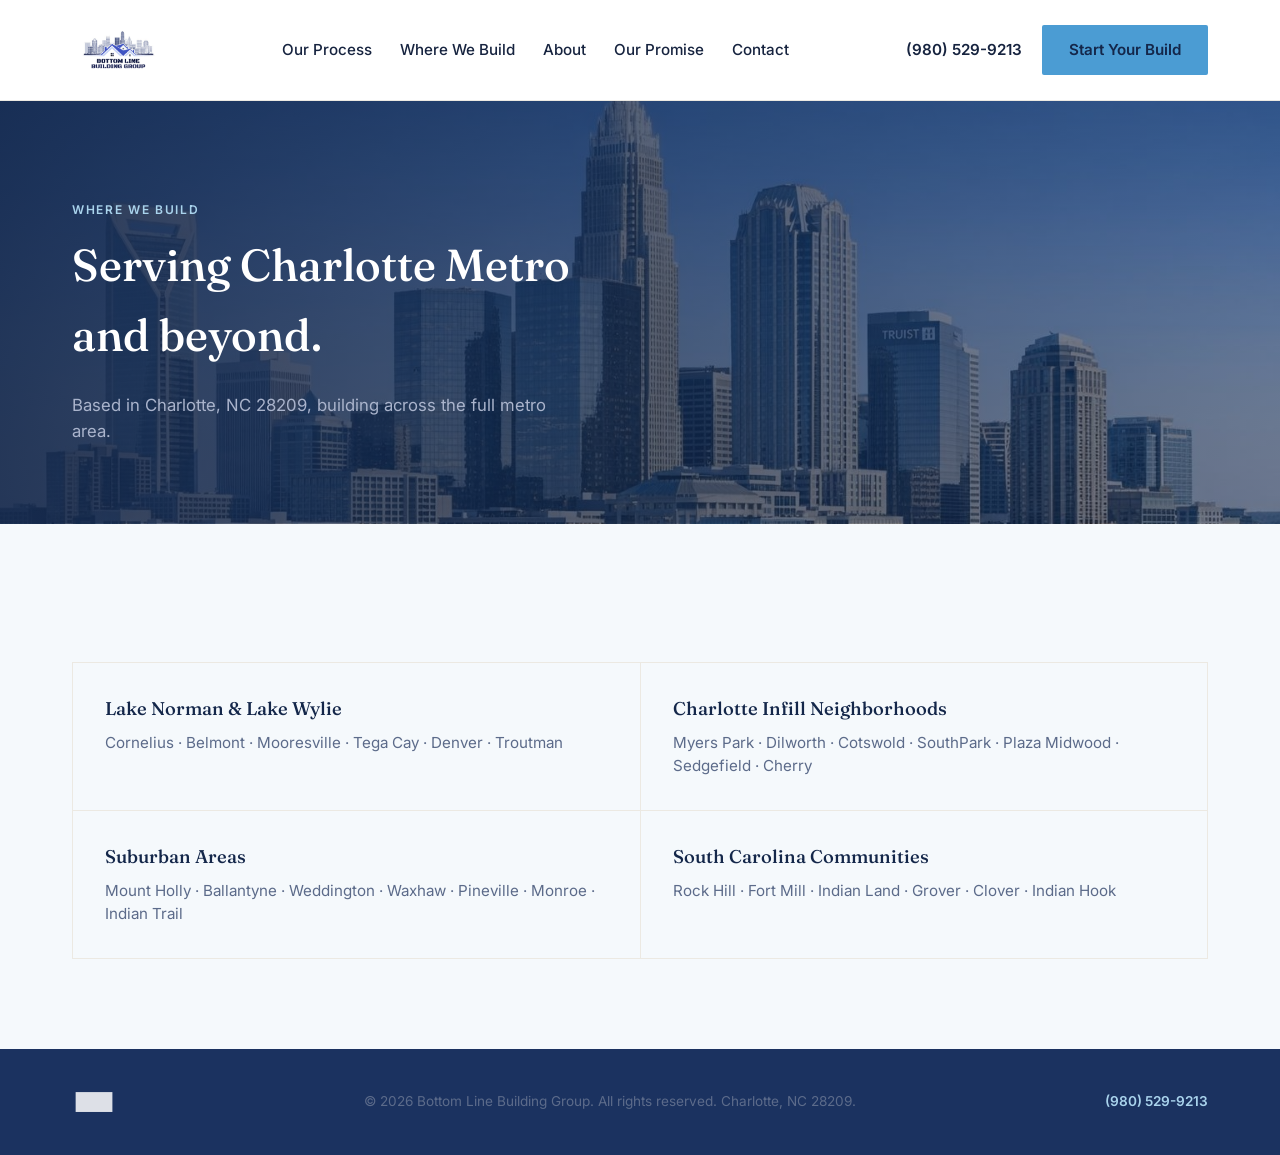
<file: where-we-build.html>
<!DOCTYPE html>
<html lang="en">
<head>
<meta charset="UTF-8">
<meta name="viewport" content="width=device-width, initial-scale=1.0">
<title>Where We Build | Bottom Line Building Group</title>
<meta name="description" content="Bottom Line Building Group is based in Charlotte, NC and builds luxury custom homes across the full Charlotte Metro area and surrounding South Carolina communities.">
<link rel="canonical" href="https://bottomlinebuildinggroup.com/where-we-build.html">

<meta property="og:title" content="Where We Build | Bottom Line Building Group">
<meta property="og:description" content="Bottom Line Building Group is based in Charlotte, NC and builds luxury custom homes across the full Charlotte Metro area and surrounding South Carolina communities.">
<meta property="og:type" content="website">
<meta property="og:url" content="https://bottomlinebuildinggroup.com/where-we-build.html">
<meta property="og:image" content="https://bottomlinebuildinggroup.com/assets/BLBG_Larger_Logo.png">

<link rel="icon" href="assets/BLBG_Logo.png" type="image/png">

<link rel="preconnect" href="https://fonts.googleapis.com">
<link rel="preconnect" href="https://fonts.gstatic.com" crossorigin>
<link href="https://fonts.googleapis.com/css2?family=Fraunces:ital,opsz,wght@0,9..144,300;0,9..144,500;0,9..144,600;1,9..144,400&family=Inter:wght@400;500;600&display=swap" rel="stylesheet">

<link rel="stylesheet" href="styles.css">

<script type="application/ld+json">
{
  "@context": "https://schema.org",
  "@type": "HomeAndConstructionBusiness",
  "name": "Bottom Line Building Group",
  "telephone": "+1-980-529-9213",
  "email": "jeremy@bottomlinebuildinggroup.com",
  "url": "https://bottomlinebuildinggroup.com/",
  "image": "https://bottomlinebuildinggroup.com/assets/BLBG_Larger_Logo.png",
  "description": "Luxury ground-up custom home builder based in Charlotte, NC, serving the full Charlotte Metro area including Lake Norman, Lake Wylie, Charlotte infill neighborhoods, suburban areas, and South Carolina communities.",
  "areaServed": [
    {"@type": "Place", "name": "Charlotte Metro, NC"},
    {"@type": "Place", "name": "Lake Norman, NC"},
    {"@type": "Place", "name": "Lake Wylie, SC"},
    {"@type": "Place", "name": "Fort Mill, SC"},
    {"@type": "Place", "name": "Rock Hill, SC"}
  ],
  "address": {
    "@type": "PostalAddress",
    "addressLocality": "Charlotte",
    "addressRegion": "NC",
    "postalCode": "28209",
    "addressCountry": "US"
  }
}
</script>
</head>
<body>
<a class="skip-link" href="#main">Skip to content</a>

<header class="site-header">
  <div class="header-inner">
    <a href="index.html" class="brand">
      <img src="assets/BLBG_Logo.png" alt="Bottom Line Building Group" class="brand-mark">
    </a>
    <nav class="site-nav" aria-label="Primary">
      <a href="our-process.html">Our Process</a>
      <a href="where-we-build.html" aria-current="page">Where We Build</a>
      <a href="about.html">About</a>
      <a href="our-promise.html">Our Promise</a>
      <a href="contact.html">Contact</a>
    </nav>
    <div class="header-cta">
      <a href="tel:+19805299213" class="phone-link">(980) 529-9213</a>
      <a href="contact.html" class="btn btn-primary">Start Your Build</a>
    </div>
    <button class="nav-toggle" aria-label="Open menu" aria-expanded="false">
      <span></span><span></span><span></span>
    </button>
  </div>
</header>

<main id="main">
  <section class="page-header page-header-photo" style="background-image: linear-gradient(100deg, rgba(20,39,74,0.92) 0%, rgba(20,39,74,0.72) 45%, rgba(20,39,74,0.55) 100%), url('assets/charlotte-skyline.jpg');">
    <div class="section-inner">
      <p class="eyebrow">Where We Build</p>
      <h1>Serving Charlotte Metro and beyond.</h1>
      <p class="page-header-sub">Based in Charlotte, NC 28209, building across the full metro area.</p>
    </div>
  </section>
  <section class="areas">
    <div class="section-inner">
      <div class="areas-grid">
        <div class="area-card">
          <h3>Lake Norman &amp; Lake Wylie</h3>
          <p>Cornelius · Belmont · Mooresville · Tega Cay · Denver · Troutman</p>
        </div>
        <div class="area-card">
          <h3>Charlotte Infill Neighborhoods</h3>
          <p>Myers Park · Dilworth · Cotswold · SouthPark · Plaza Midwood · Sedgefield · Cherry</p>
        </div>
        <div class="area-card">
          <h3>Suburban Areas</h3>
          <p>Mount Holly · Ballantyne · Weddington · Waxhaw · Pineville · Monroe · Indian Trail</p>
        </div>
        <div class="area-card">
          <h3>South Carolina Communities</h3>
          <p>Rock Hill · Fort Mill · Indian Land · Grover · Clover · Indian Hook</p>
        </div>
      </div>
    </div>
  </section>
</main>

<footer class="site-footer">
  <div class="section-inner footer-inner">
    <img src="assets/BLBG_Logo.png" alt="Bottom Line Building Group" class="footer-mark">
    <p>&copy; <span id="year"></span> Bottom Line Building Group. All rights reserved. Charlotte, NC 28209.</p>
    <a href="tel:+19805299213">(980) 529-9213</a>
  </div>
</footer>

<script>
  document.getElementById('year').textContent = new Date().getFullYear();
  const toggle = document.querySelector('.nav-toggle');
  const nav = document.querySelector('.site-nav');
  toggle.addEventListener('click', () => {
    const open = nav.classList.toggle('open');
    toggle.setAttribute('aria-expanded', open);
  });
  const header = document.querySelector('.site-header');
  window.addEventListener('scroll', () => {
    header.classList.toggle('scrolled', window.scrollY > 8);
  }, { passive: true });
</script>

</body>
</html>
</file>
<file: styles.css>
/* ===== Design Tokens ===== */
:root {
  --navy-900: #14274A;
  --navy-800: #1B3260;
  --navy-700: #223C74;
  --slate-500: #5C6B8A;
  --slate-300: #AAB4CC;
  --blue-500: #4B9CD3;
  --blue-300: #A9D3EC;
  --cream-50: #F5F9FC;
  --white: #FFFFFF;
  --ink: #16233F;

  --font-display: 'Fraunces', serif;
  --font-body: 'Inter', -apple-system, BlinkMacSystemFont, sans-serif;

  --max-width: 1200px;
  --radius: 2px;
}

* { box-sizing: border-box; }
html { scroll-behavior: smooth; }
body {
  margin: 0;
  font-family: var(--font-body);
  color: var(--ink);
  background: var(--white);
  line-height: 1.55;
}
img { max-width: 100%; display: block; }
a { color: inherit; text-decoration: none; }
h1, h2, h3 { font-family: var(--font-display); color: var(--navy-900); margin: 0 0 0.5em; font-weight: 500; }
p { margin: 0 0 1em; color: var(--slate-500); }

.section-inner {
  max-width: var(--max-width);
  margin: 0 auto;
  padding: 0 32px;
}

.skip-link {
  position: absolute; left: -999px; top: 0;
  background: var(--navy-900); color: var(--white); padding: 12px 20px; z-index: 200;
}
.skip-link:focus { left: 0; }

.eyebrow {
  text-transform: uppercase;
  letter-spacing: 0.14em;
  font-size: 0.75rem;
  font-weight: 600;
  color: var(--blue-500);
  margin-bottom: 0.9em;
}

/* ===== Buttons ===== */
.btn {
  display: inline-block;
  padding: 12px 26px;
  border-radius: var(--radius);
  font-weight: 600;
  font-size: 0.95rem;
  border: 1.5px solid transparent;
  cursor: pointer;
}
.btn-primary { background: var(--blue-500); color: var(--navy-900); }
.btn-primary:hover { background: var(--blue-300); }
.btn-ghost { border-color: rgba(255,255,255,0.55); color: var(--white); }
.btn-ghost:hover { border-color: var(--white); }
.btn-lg { padding: 15px 32px; font-size: 1rem; }

/* ===== Header ===== */
.site-header {
  position: sticky; top: 0; z-index: 100;
  background: var(--white);
  border-bottom: 1px solid #ECE9E2;
  transition: box-shadow 0.2s ease;
}
.site-header.scrolled { box-shadow: 0 4px 16px rgba(20,39,74,0.08); }
.header-inner {
  max-width: var(--max-width);
  margin: 0 auto;
  padding: 14px 32px;
  display: flex; align-items: center; justify-content: space-between; gap: 24px;
}
.brand-mark { height: 72px; width: auto; }
.brand { display: flex; align-items: center; gap: 14px; }
.site-nav { display: flex; gap: 28px; font-weight: 500; font-size: 0.95rem; }
.site-nav a:hover { color: var(--blue-500); }
.header-cta { display: flex; align-items: center; gap: 20px; }
.phone-link { font-weight: 600; font-size: 0.95rem; white-space: nowrap; }
.nav-toggle { display: none; background: none; border: 0; cursor: pointer; padding: 6px; }
.nav-toggle span {
  display: block; width: 24px; height: 2px; background: var(--navy-900); margin: 5px 0;
}

/* ===== Hero ===== */
.hero {
  position: relative;
  color: var(--white);
  overflow: hidden;
  min-height: 640px;
  display: flex; align-items: center;
}
.hero-graphic { position: absolute; inset: 0; z-index: 0; overflow: hidden; }
.hero-photo { width: 100%; height: 100%; object-fit: cover; object-position: center; }
.hero-overlay {
  position: absolute; inset: 0;
  background: linear-gradient(100deg, rgba(20,39,74,0.94) 0%, rgba(20,39,74,0.82) 32%, rgba(20,39,74,0.45) 62%, rgba(20,39,74,0.25) 100%);
}
.hero-slogan {
  position: absolute;
  top: 16%;
  right: 5%;
  margin: 0;
  font-family: var(--font-display);
  font-weight: 300;
  font-style: italic;
  color: rgba(255,255,255,0.94);
  text-shadow: 0 2px 20px rgba(20,39,74,0.6), 0 1px 4px rgba(20,39,74,0.45);
  font-size: clamp(1.1rem, 2.6vw, 2.1rem);
  letter-spacing: 0.01em;
  text-align: right;
  white-space: nowrap;
}
.hero-slogan span { color: var(--blue-300); font-style: normal; }
.hero-content {
  position: relative; z-index: 1;
  max-width: var(--max-width);
  margin: 0 auto;
  padding: 100px 32px 120px;
  width: 100%;
}
.hero-content .eyebrow { color: var(--blue-300); }
.hero h1 {
  color: var(--white);
  font-size: clamp(2.4rem, 5vw, 3.6rem);
  font-weight: 500;
  max-width: 14ch;
  line-height: 1.1;
}
.hero h1 em { color: var(--blue-300); font-style: italic; font-weight: 300; }
.hero-sub {
  color: var(--slate-300);
  font-size: 1.1rem;
  max-width: 46ch;
  margin-bottom: 2em;
}
.hero-actions { display: flex; gap: 16px; flex-wrap: wrap; }

/* ===== Roofline divider (signature motif) ===== */
.roofline-divider {
  color: #E4DFD4;
  height: 20px;
  width: 100%;
}
.roofline-divider svg { width: 100%; height: 100%; display: block; }
.roofline-divider.flip { transform: scaleY(-1); }

/* ===== Page Header (subpages) ===== */
.page-header { background: var(--navy-900); color: var(--white); padding: 72px 0 56px; }
.page-header .eyebrow { color: var(--blue-300); }
.page-header h1 { color: var(--white); font-size: clamp(2rem, 4vw, 2.8rem); max-width: 18ch; }
.page-header-sub { color: var(--slate-300); font-size: 1.05rem; max-width: 46ch; margin: 0.6em 0 0; }
.page-header-photo { background-size: cover; background-position: center; padding: 100px 0 80px; }
.page-header-blueprint {
  background-image:
    linear-gradient(rgba(75,156,211,0.08) 1px, transparent 1px),
    linear-gradient(90deg, rgba(75,156,211,0.08) 1px, transparent 1px);
  background-size: 32px 32px;
}

/* ===== Photo Break ===== */
.photo-break { width: 100%; line-height: 0; }
.photo-break img { width: 100%; height: 420px; object-fit: cover; }

/* ===== Design Styles ===== */
.styles-section { padding: 90px 0; background: var(--cream-50); }
.styles-section h2 { max-width: 16ch; font-size: clamp(1.8rem, 3vw, 2.4rem); }
.styles-grid { margin-top: 44px; display: grid; grid-template-columns: repeat(3, 1fr); gap: 24px; }
.style-card {
  background: var(--white); padding: 32px 28px; border-radius: var(--radius);
  border-top: 3px solid var(--blue-500);
  box-shadow: 0 1px 3px rgba(20,39,74,0.06);
  transition: transform 0.2s ease, box-shadow 0.2s ease;
}
.style-card:hover { transform: translateY(-4px); box-shadow: 0 12px 24px rgba(20,39,74,0.12); }
.style-card h3 { font-size: 1.15rem; margin-bottom: 0.5em; }
.style-card p { margin: 0; font-size: 0.95rem; }

/* ===== FAQ ===== */
.faq { padding: 90px 0 100px; }
.faq h2 { max-width: 18ch; font-size: clamp(1.8rem, 3vw, 2.4rem); }
.faq-list { margin-top: 44px; display: grid; grid-template-columns: 1fr 1fr; gap: 32px 48px; }
.faq-item { border-left: 3px solid var(--blue-300); padding-left: 20px; }
.faq-item h3 { font-size: 1.05rem; margin-bottom: 0.5em; }
.faq-item p { margin: 0; font-size: 0.95rem; }

/* ===== Homepage Teasers ===== */
.teasers { padding: 90px 0 100px; }
.teasers-grid { display: grid; grid-template-columns: repeat(3, 1fr); gap: 24px; }
.teaser-card {
  display: block; padding: 32px 28px; border: 1px solid #E4DFD4; border-radius: var(--radius);
  box-shadow: 0 1px 3px rgba(20,39,74,0.05);
  transition: border-color 0.2s ease, transform 0.2s ease, box-shadow 0.2s ease;
}
.teaser-card:hover { border-color: var(--blue-500); transform: translateY(-4px); box-shadow: 0 12px 24px rgba(20,39,74,0.1); }
.teaser-card h3 { margin-bottom: 0.4em; }
.teaser-card p { margin-bottom: 1.2em; }
.teaser-link { font-weight: 600; font-size: 0.9rem; color: var(--blue-500); }

/* ===== Process (subpage, no section-level padding-top since page-header precedes) ===== */
.process { padding: 70px 0 90px; }
.areas { padding: 70px 0 90px; }
.promise { padding: 70px 0 90px; background: var(--cream-50); }
.about { padding: 70px 0 90px; }

/* ===== Trust Pillars ===== */
.pillars { padding: 90px 0 70px; background: var(--cream-50); }
.pillars .section-inner {
  display: grid; grid-template-columns: repeat(3, 1fr); gap: 48px;
}
.pillar-mark {
  display: block; font-family: var(--font-display);
  font-size: 1.1rem; color: var(--blue-500); margin-bottom: 14px;
}

/* ===== Process ===== */
.process { padding: 90px 0; }
.process h2 { max-width: 16ch; font-size: clamp(1.8rem, 3vw, 2.4rem); }
.process-list { list-style: none; margin: 48px 0 0; padding: 0; display: grid; gap: 36px; }
.process-list li { display: flex; gap: 24px; align-items: flex-start; border-top: 1px solid #ECE9E2; padding-top: 28px; }
.step-num {
  font-family: var(--font-display); font-size: 1.6rem; color: var(--blue-500);
  min-width: 56px;
}
.process-list h3 { margin-bottom: 0.3em; }
.process-list p { margin: 0; }

/* ===== Areas ===== */
.areas { padding: 90px 0; background: var(--cream-50); }
.areas h2 { max-width: 18ch; font-size: clamp(1.8rem, 3vw, 2.4rem); }
.areas-grid {
  margin-top: 48px;
  display: grid; grid-template-columns: repeat(2, 1fr); gap: 1px;
  background: #ECE9E2; border: 1px solid #ECE9E2;
}
.area-card { background: var(--cream-50); padding: 32px; transition: background 0.2s ease; }
.area-card:hover { background: var(--white); box-shadow: inset 0 0 0 1px var(--blue-300); }
.area-card h3 { font-size: 1.15rem; margin-bottom: 0.4em; }
.area-card p { margin: 0; font-size: 0.95rem; }

/* ===== Our Promise ===== */
.promise { padding: 90px 0; background: var(--cream-50); }
.promise h2 { max-width: 18ch; font-size: clamp(1.8rem, 3vw, 2.4rem); }
.promise-intro { max-width: 58ch; font-size: 1.05rem; margin-top: 1em; }
.promise-grid {
  margin-top: 44px;
  display: grid; grid-template-columns: repeat(4, 1fr); gap: 1px;
  background: #DCE7F0; border: 1px solid #DCE7F0;
}
.promise-card { background: var(--cream-50); padding: 28px 24px; transition: background 0.2s ease; }
.promise-card:hover { background: var(--white); box-shadow: inset 0 0 0 1px var(--blue-300); }
.promise-icon { width: 40px; height: 40px; color: var(--blue-500); margin-bottom: 14px; }
.promise-card h3 { font-size: 1.05rem; margin-bottom: 0.4em; }
.promise-card p { margin: 0 0 0.8em; font-size: 0.9rem; }
.promise-link { font-size: 0.85rem; font-weight: 600; color: var(--blue-500); }
.promise-link:hover { text-decoration: underline; }

/* ===== About ===== */
.about { padding: 100px 0; }
.about-grid { display: grid; grid-template-columns: 0.8fr 1.2fr; gap: 64px; align-items: center; }
.photo-placeholder {
  aspect-ratio: 4 / 5;
  background: var(--navy-900);
  border: 1px solid var(--blue-500);
  display: flex; align-items: center; justify-content: center;
  color: var(--blue-300); text-align: center; font-family: var(--font-display);
  font-size: 0.95rem; letter-spacing: 0.02em;
}
.about h2 { max-width: 16ch; font-size: clamp(1.8rem, 3vw, 2.3rem); }
.mission-statement { font-size: 1.15rem; color: var(--navy-900); font-weight: 500; max-width: 48ch; }
.about-copy p { max-width: 52ch; }
.signature { margin-top: 1.6em; font-family: var(--font-display); font-size: 1.1rem; color: var(--navy-900); }
.signature span { display: block; font-family: var(--font-body); font-size: 0.85rem; color: var(--slate-500); margin-top: 2px; }

/* ===== Contact ===== */
.contact { padding: 100px 0 120px; background: var(--navy-900); color: var(--white); }
.contact .eyebrow { color: var(--blue-300); }
.contact h2 { color: var(--white); font-size: clamp(1.8rem, 3vw, 2.3rem); max-width: 15ch; }
.contact-intro p { color: var(--slate-300); max-width: 42ch; }
.contact-phone a { color: var(--blue-300); font-weight: 600; }
.contact-grid { display: grid; grid-template-columns: 0.9fr 1.1fr; gap: 64px; align-items: start; }
.contact-form { display: grid; gap: 14px; }
.contact-form label { font-size: 0.85rem; font-weight: 600; color: var(--slate-300); }
.contact-form input, .contact-form textarea {
  width: 100%; padding: 12px 14px; border: 1px solid rgba(255,255,255,0.25);
  background: rgba(255,255,255,0.06); color: var(--white); border-radius: var(--radius);
  font-family: var(--font-body); font-size: 0.95rem;
}
.contact-form input::placeholder, .contact-form textarea::placeholder { color: rgba(255,255,255,0.4); }
.contact-form button { margin-top: 8px; justify-self: start; }

/* ===== Footer ===== */
.site-footer { background: var(--navy-800); color: var(--slate-300); padding: 36px 0; }
.footer-inner { display: flex; align-items: center; justify-content: space-between; gap: 20px; flex-wrap: wrap; }
.footer-mark { height: 34px; width: auto; filter: brightness(0) invert(1) opacity(0.85); }
.footer-inner p { margin: 0; font-size: 0.85rem; }
.footer-inner a { font-size: 0.85rem; font-weight: 600; color: var(--blue-300); }

/* ===== Responsive ===== */
@media (max-width: 880px) {
  .pillars .section-inner { grid-template-columns: 1fr; gap: 40px; }
  .about-grid, .contact-grid { grid-template-columns: 1fr; }
  .areas-grid { grid-template-columns: 1fr; }
  .promise-grid { grid-template-columns: 1fr 1fr; }
  .teasers-grid { grid-template-columns: 1fr; }
  .styles-grid { grid-template-columns: 1fr; }
  .faq-list { grid-template-columns: 1fr; }
  .photo-break img { height: 280px; }
  .site-nav {
    position: absolute; top: 100%; left: 0; right: 0;
    background: var(--white); flex-direction: column; padding: 20px 32px; gap: 18px;
    display: none; border-bottom: 1px solid #ECE9E2;
  }
  .site-nav.open { display: flex; }
  .nav-toggle { display: block; }
  .header-cta .phone-link { display: none; }
  .hero-photo { position: absolute; inset: 0; }
  .hero-slogan {
    position: relative;
    z-index: 1;
    top: auto;
    right: auto;
    display: block;
    width: 100%;
    padding: 22px 20px 0;
    text-align: center;
    white-space: normal;
    font-size: clamp(1rem, 4vw, 1.4rem);
  }
}

@media (max-width: 560px) {
  .header-inner { padding: 12px 20px; }
  .section-inner { padding: 0 20px; }
  .hero-content { padding: 70px 20px 90px; }
  .brand-mark { height: 54px; }
  .promise-grid { grid-template-columns: 1fr; }
  .hero-slogan { font-size: clamp(0.85rem, 3.6vw, 1rem); }
}

/* ===== Reduced motion ===== */
@media (prefers-reduced-motion: reduce) {
  html { scroll-behavior: auto; }
}

/* ===== Focus states ===== */
a:focus-visible, button:focus-visible, input:focus-visible, textarea:focus-visible {
  outline: 2px solid var(--blue-500); outline-offset: 2px;
}
</file>
